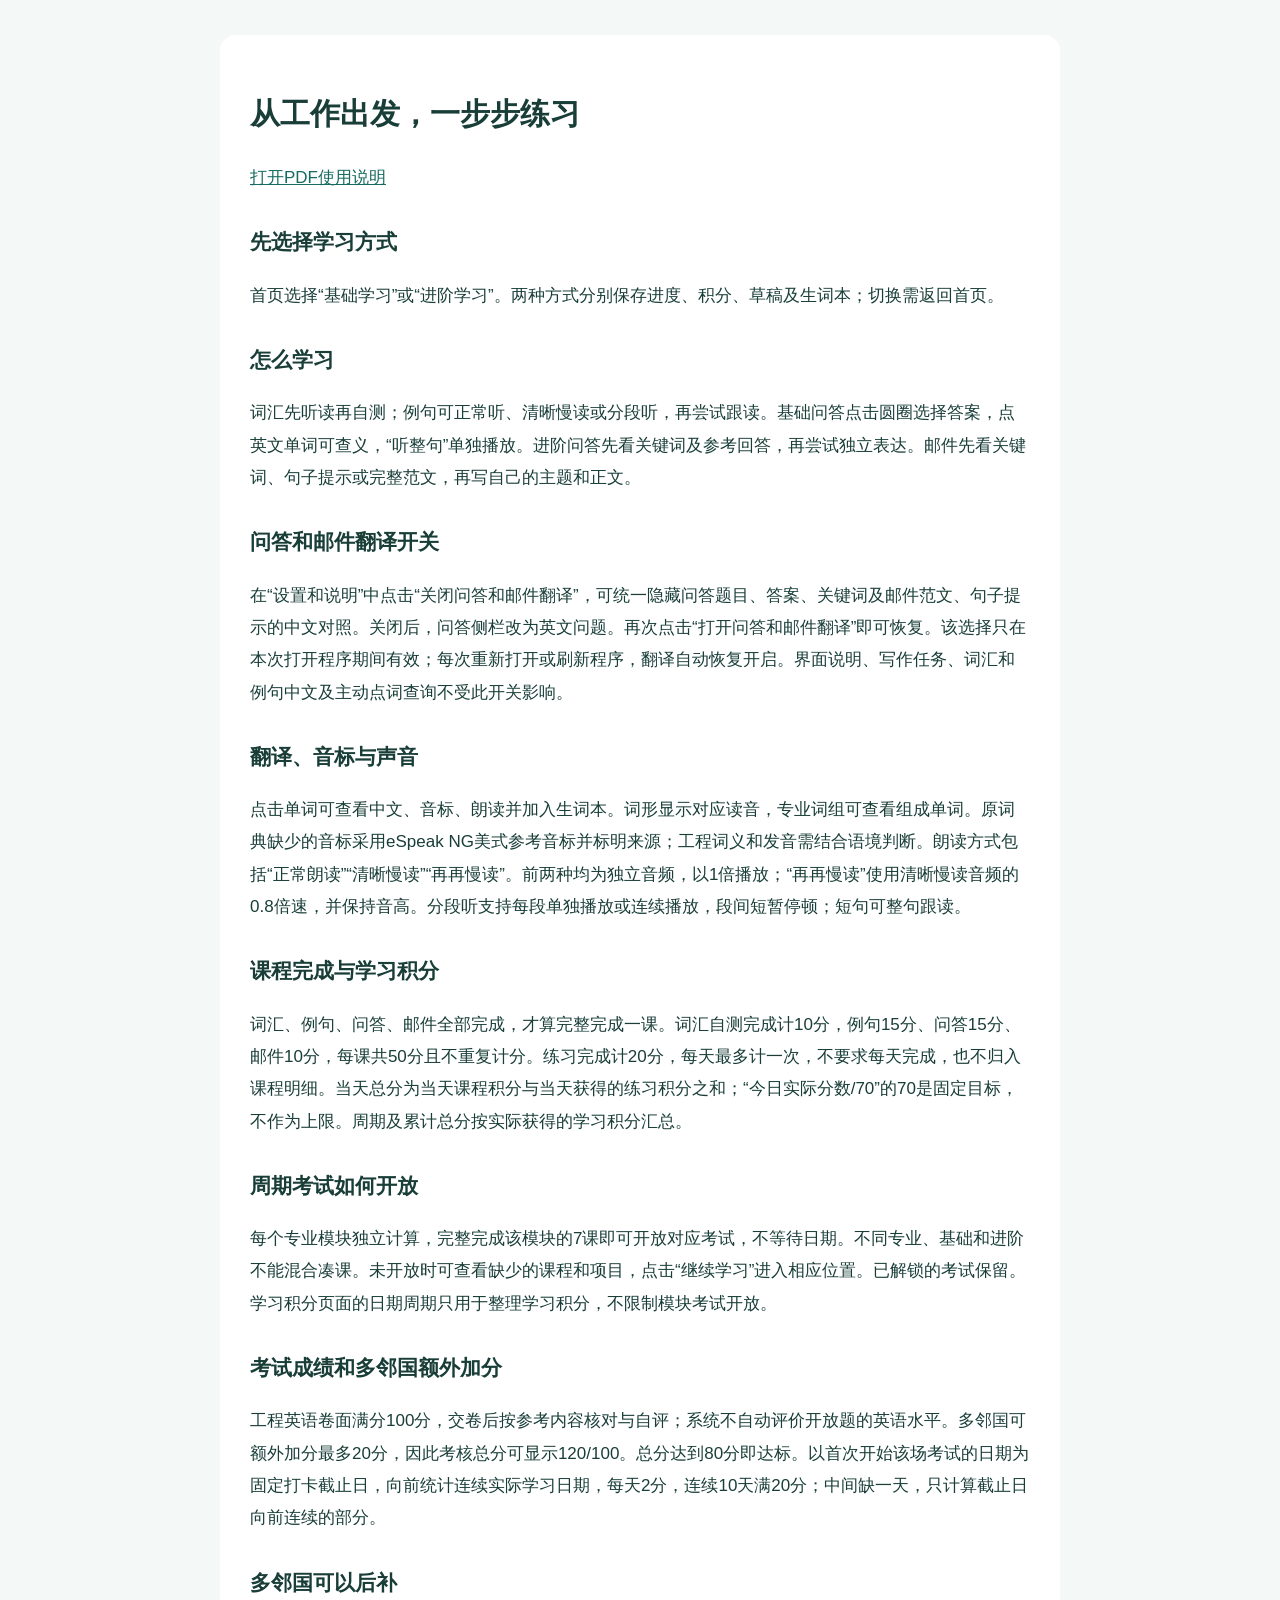
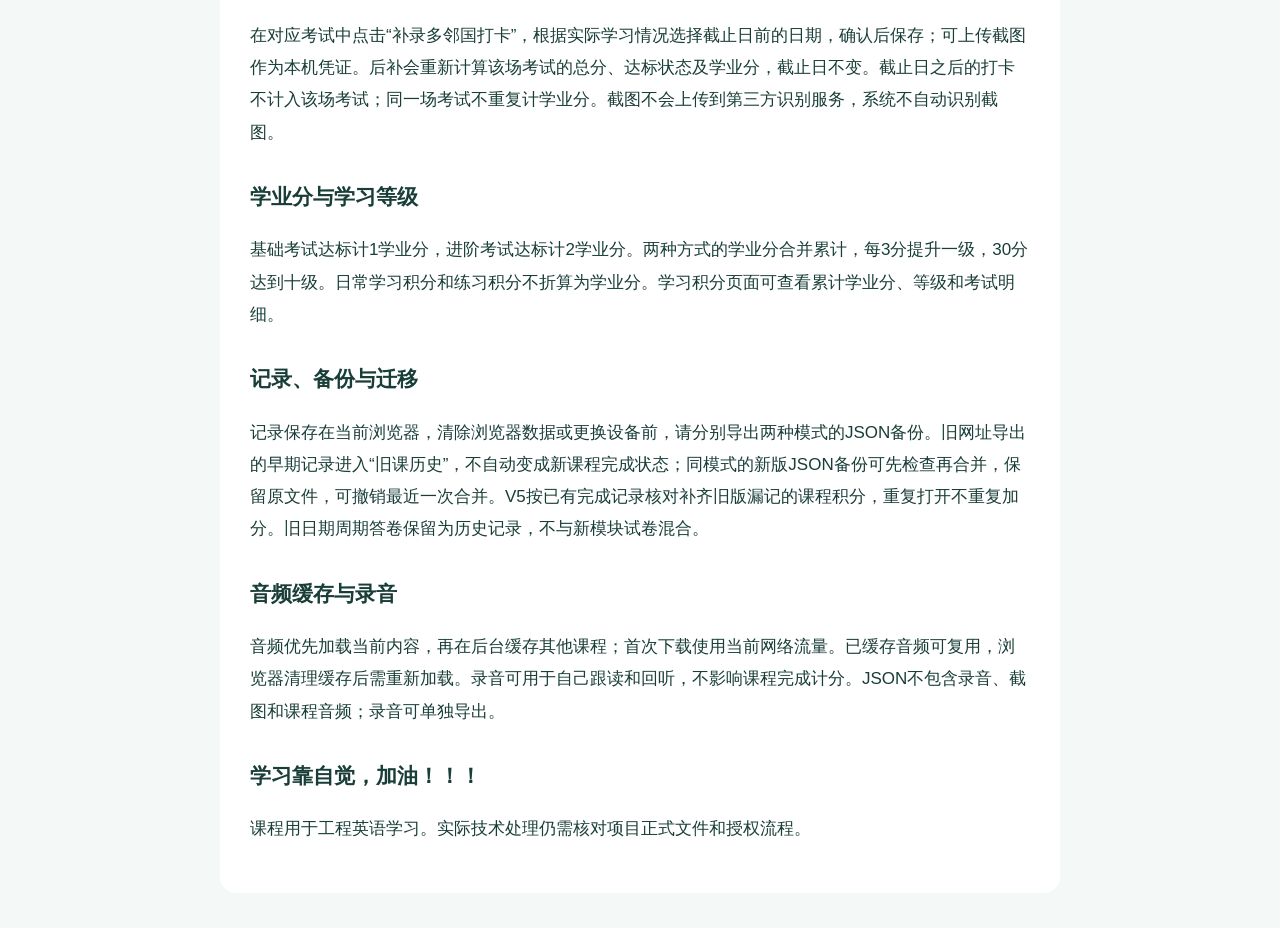
<file: guide.html>
<!doctype html><html lang="zh-CN"><meta charset="utf-8"><meta name="viewport" content="width=device-width,initial-scale=1"><title>樟宜工程英语 · 使用说明</title><style>body{font:17px/1.9 'Microsoft YaHei',sans-serif;color:#193e38;background:#f4f8f6;margin:0}main{max-width:780px;margin:35px auto;padding:30px;background:white;border-radius:16px}h1{font-size:30px}h2{font-size:21px;margin-top:28px}a{color:#176b61}@media(max-width:700px){main{margin:10px;padding:20px}}</style><main><h1>从工作出发，一步步练习</h1><p><a href="guide.pdf" target="_blank">打开PDF使用说明</a></p><h2>先选择学习方式</h2><p>首页选择“基础学习”或“进阶学习”。两种方式分别保存进度、积分、草稿及生词本；切换需返回首页。</p><h2>怎么学习</h2><p>词汇先听读再自测；例句可正常听、清晰慢读或分段听，再尝试跟读。基础问答点击圆圈选择答案，点英文单词可查义，“听整句”单独播放。进阶问答先看关键词及参考回答，再尝试独立表达。邮件先看关键词、句子提示或完整范文，再写自己的主题和正文。</p><h2>问答和邮件翻译开关</h2><p>在“设置和说明”中点击“关闭问答和邮件翻译”，可统一隐藏问答题目、答案、关键词及邮件范文、句子提示的中文对照。关闭后，问答侧栏改为英文问题。再次点击“打开问答和邮件翻译”即可恢复。该选择只在本次打开程序期间有效；每次重新打开或刷新程序，翻译自动恢复开启。界面说明、写作任务、词汇和例句中文及主动点词查询不受此开关影响。</p><h2>翻译、音标与声音</h2><p>点击单词可查看中文、音标、朗读并加入生词本。词形显示对应读音，专业词组可查看组成单词。原词典缺少的音标采用eSpeak NG美式参考音标并标明来源；工程词义和发音需结合语境判断。朗读方式包括“正常朗读”“清晰慢读”“再再慢读”。前两种均为独立音频，以1倍播放；“再再慢读”使用清晰慢读音频的0.8倍速，并保持音高。分段听支持每段单独播放或连续播放，段间短暂停顿；短句可整句跟读。</p><h2>课程完成与学习积分</h2><p>词汇、例句、问答、邮件全部完成，才算完整完成一课。词汇自测完成计10分，例句15分、问答15分、邮件10分，每课共50分且不重复计分。练习完成计20分，每天最多计一次，不要求每天完成，也不归入课程明细。当天总分为当天课程积分与当天获得的练习积分之和；“今日实际分数/70”的70是固定目标，不作为上限。周期及累计总分按实际获得的学习积分汇总。</p><h2>周期考试如何开放</h2><p>每个专业模块独立计算，完整完成该模块的7课即可开放对应考试，不等待日期。不同专业、基础和进阶不能混合凑课。未开放时可查看缺少的课程和项目，点击“继续学习”进入相应位置。已解锁的考试保留。学习积分页面的日期周期只用于整理学习积分，不限制模块考试开放。</p><h2>考试成绩和多邻国额外加分</h2><p>工程英语卷面满分100分，交卷后按参考内容核对与自评；系统不自动评价开放题的英语水平。多邻国可额外加分最多20分，因此考核总分可显示120/100。总分达到80分即达标。以首次开始该场考试的日期为固定打卡截止日，向前统计连续实际学习日期，每天2分，连续10天满20分；中间缺一天，只计算截止日向前连续的部分。</p><h2>多邻国可以后补</h2><p>在对应考试中点击“补录多邻国打卡”，根据实际学习情况选择截止日前的日期，确认后保存；可上传截图作为本机凭证。后补会重新计算该场考试的总分、达标状态及学业分，截止日不变。截止日之后的打卡不计入该场考试；同一场考试不重复计学业分。截图不会上传到第三方识别服务，系统不自动识别截图。</p><h2>学业分与学习等级</h2><p>基础考试达标计1学业分，进阶考试达标计2学业分。两种方式的学业分合并累计，每3分提升一级，30分达到十级。日常学习积分和练习积分不折算为学业分。学习积分页面可查看累计学业分、等级和考试明细。</p><h2>记录、备份与迁移</h2><p>记录保存在当前浏览器，清除浏览器数据或更换设备前，请分别导出两种模式的JSON备份。旧网址导出的早期记录进入“旧课历史”，不自动变成新课程完成状态；同模式的新版JSON备份可先检查再合并，保留原文件，可撤销最近一次合并。V5按已有完成记录核对补齐旧版漏记的课程积分，重复打开不重复加分。旧日期周期答卷保留为历史记录，不与新模块试卷混合。</p><h2>音频缓存与录音</h2><p>音频优先加载当前内容，再在后台缓存其他课程；首次下载使用当前网络流量。已缓存音频可复用，浏览器清理缓存后需重新加载。录音可用于自己跟读和回听，不影响课程完成计分。JSON不包含录音、截图和课程音频；录音可单独导出。</p><h2>学习靠自觉，加油！！！</h2><p>课程用于工程英语学习。实际技术处理仍需核对项目正式文件和授权流程。</p></main></html>
</file>
